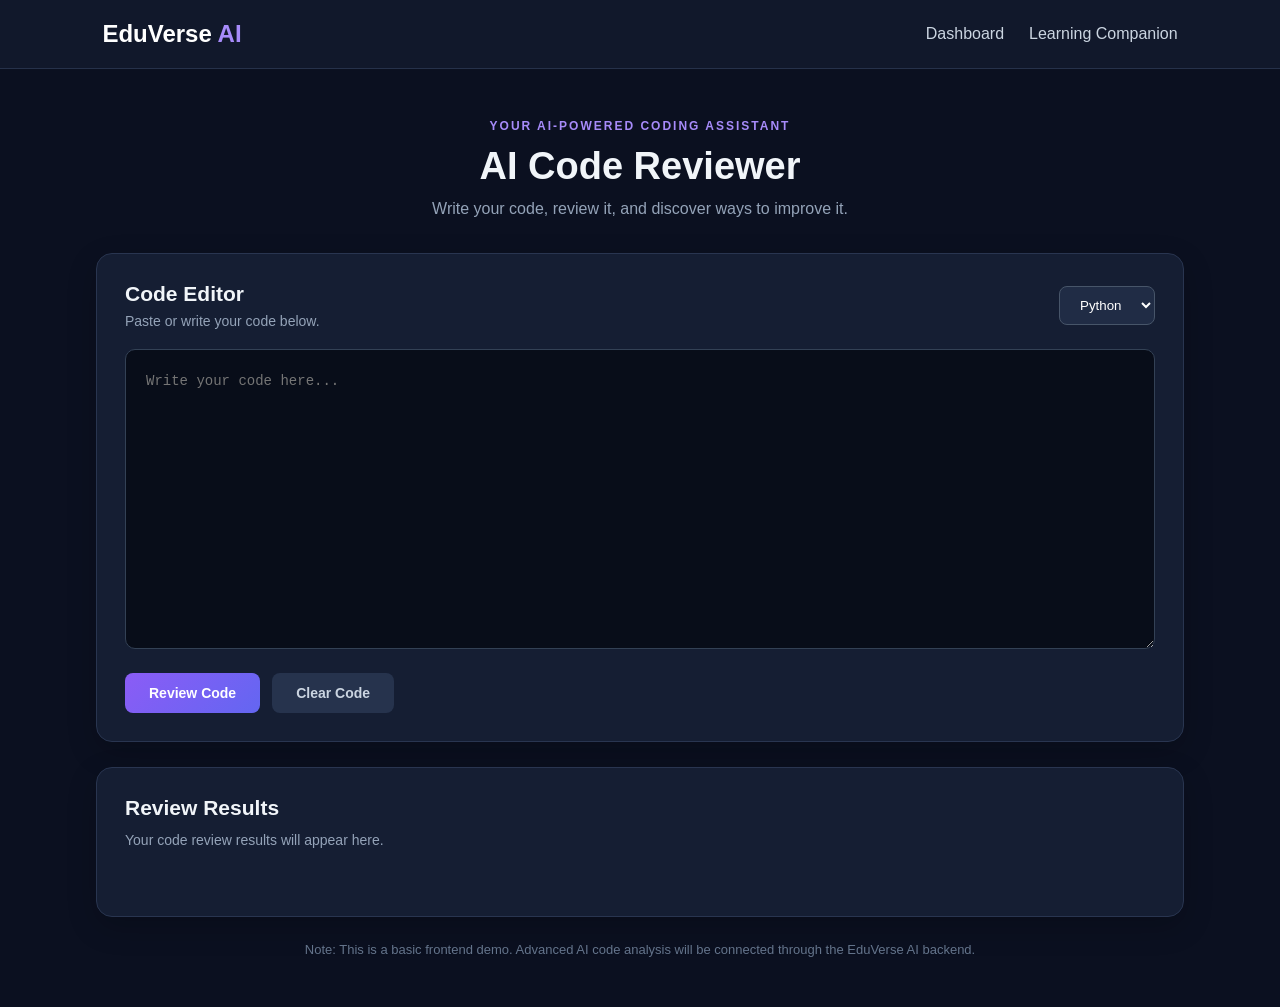
<file: frontend/pages/code-review.html>
<!DOCTYPE html>
<html lang="en">
<head>
    <meta charset="UTF-8">
    <meta name="viewport" content="width=device-width, initial-scale=1.0">
    <title>AI Code Reviewer | EduVerse AI</title>
    <link rel="stylesheet" href="../css/code-review.css">
</head>
<body>

    <header class="topbar">
        <a href="../index.html" class="logo">EduVerse <span>AI</span></a>
        <nav>
            <a href="dashboard.html">Dashboard</a>
            <a href="learning.html">Learning Companion</a>
        </nav>
    </header>

    <main class="container">
        <section class="page-heading">
            <p class="eyebrow">YOUR AI-POWERED CODING ASSISTANT</p>
            <h1>AI Code Reviewer</h1>
            <p>Write your code, review it, and discover ways to improve it.</p>
        </section>

        <section class="editor-card">
            <div class="editor-header">
                <div>
                    <h2>Code Editor</h2>
                    <p>Paste or write your code below.</p>
                </div>

                <select id="language">
                    <option value="python">Python</option>
                    <option value="java">Java</option>
                    <option value="c">C</option>
                </select>
            </div>

            <textarea
                id="codeInput"
                placeholder="Write your code here..."
                spellcheck="false"
            ></textarea>

            <div class="editor-actions">
                <button id="reviewBtn">Review Code</button>
                <button id="clearBtn" class="clear-btn">Clear Code</button>
            </div>
        </section>

        <section class="result-card" id="resultSection">
            <h2>Review Results</h2>
            <p id="resultMessage">
                Your code review results will appear here.
            </p>
            <div id="reviewResults"></div>
        </section>

        <p class="note">
            Note: This is a basic frontend demo. Advanced AI code analysis
            will be connected through the EduVerse AI backend.
        </p>
    </main>

    <script src="../js/code-review.js"></script>
</body>
</html>
</file>
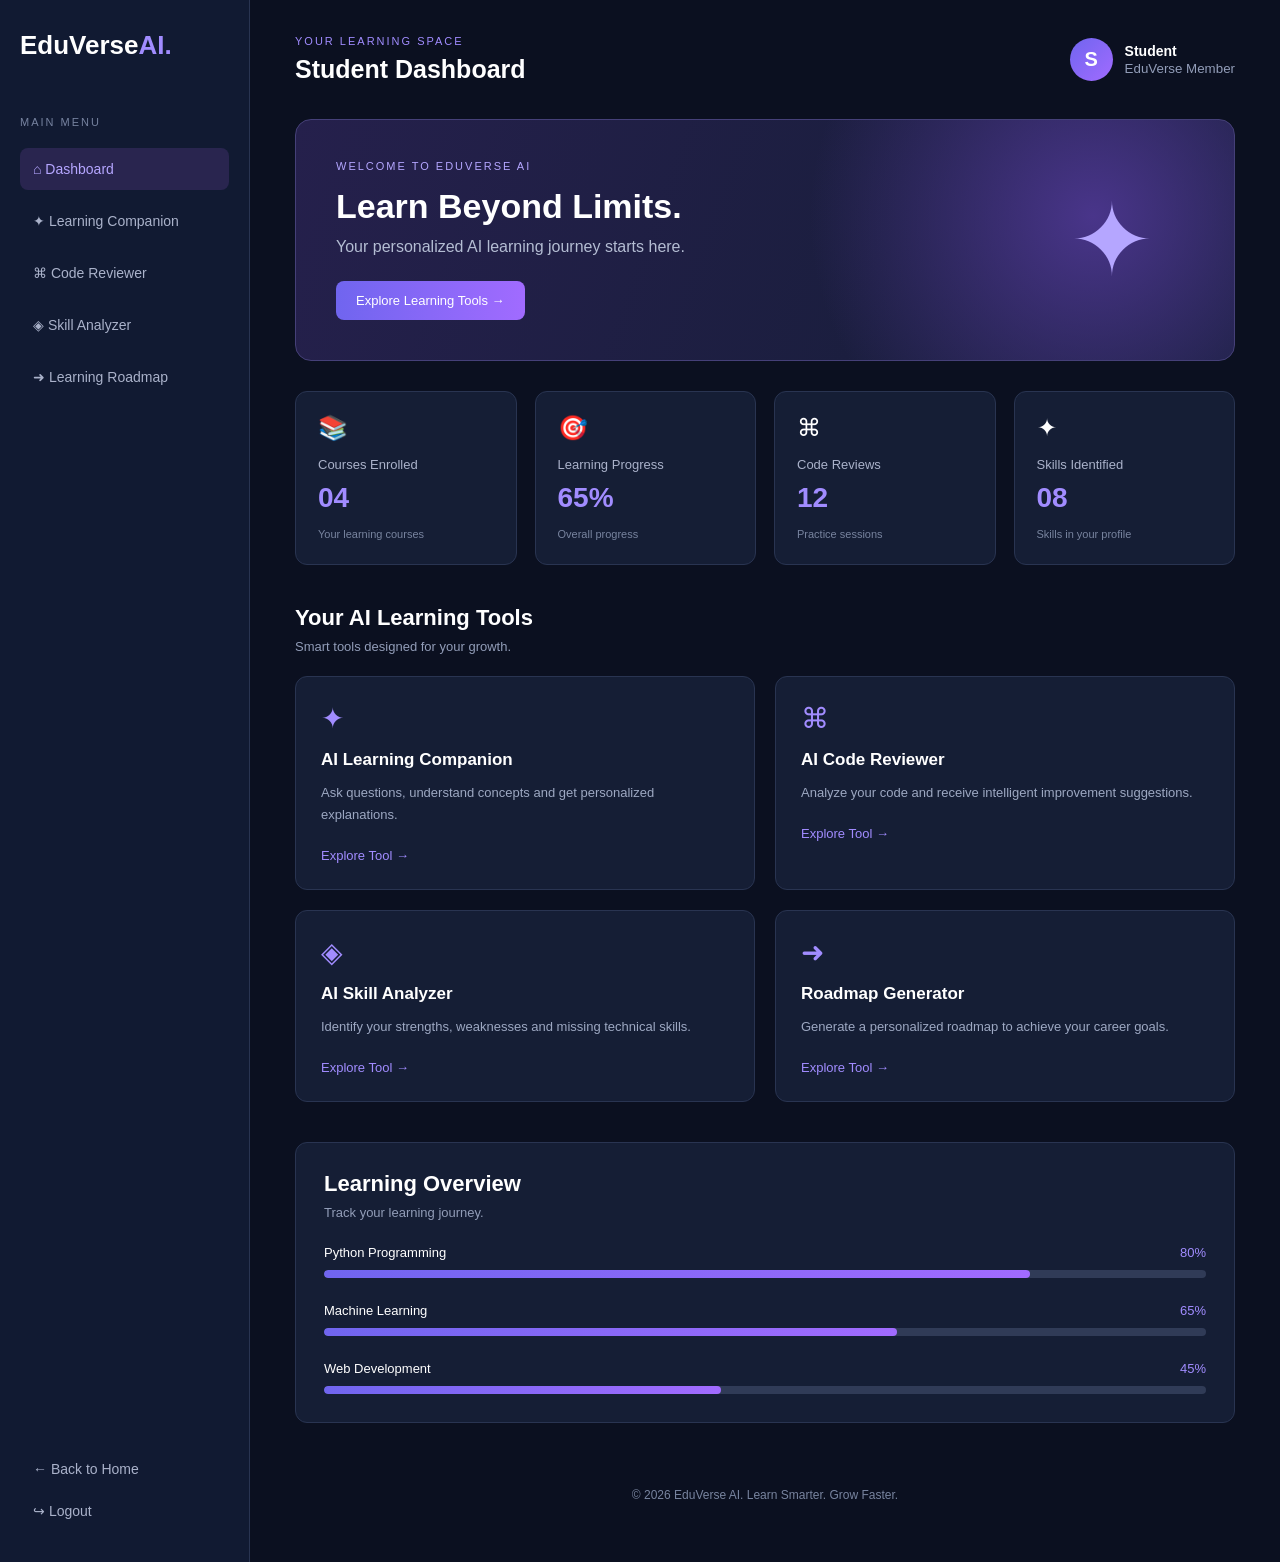
<file: frontend/pages/dashboard.html>
<!DOCTYPE html>
<html lang="en">
<head>
    <meta charset="UTF-8">
    <meta name="viewport" content="width=device-width, initial-scale=1.0">
    <title>Student Dashboard | EduVerse AI</title>
    <link rel="stylesheet" href="../css/dashboard.css">
</head>
<body>

<div class="dashboard-container">

    <!-- SIDEBAR -->
    <aside class="sidebar">

        <a href="../index.html" class="logo">
            EduVerse<span>AI.</span>
        </a>

        <p class="menu-label">MAIN MENU</p>

        <nav class="sidebar-nav">
            <a href="dashboard.html" class="nav-link active">⌂ Dashboard</a>
            <a href="learning.html" class="nav-link">✦ Learning Companion</a>
            <a href="code-review.html" class="nav-link">⌘ Code Reviewer</a>
            <a href="skill-analyzer.html" class="nav-link">◈ Skill Analyzer</a>
            <a href="roadmap.html" class="nav-link">➜ Learning Roadmap</a>
        </nav>

        <div class="sidebar-bottom">
            <a href="../index.html" class="nav-link">← Back to Home</a>
            <a href="login.html" class="nav-link logout">↪ Logout</a>
        </div>

    </aside>

    <!-- MAIN CONTENT -->
    <main class="main-content">

        <!-- TOP BAR -->
        <header class="topbar">
            <div>
                <p class="welcome-label">YOUR LEARNING SPACE</p>
                <h2>Student Dashboard</h2>
            </div>

            <div class="profile">
                <div class="profile-avatar">S</div>
                <div>
                    <h4>Student</h4>
                    <small>EduVerse Member</small>
                </div>
            </div>
        </header>

        <!-- WELCOME SECTION -->
        <section class="welcome-section">
            <div>
                <p class="welcome-tag">WELCOME TO EDUVERSE AI</p>
                <h1>Learn Beyond Limits.</h1>
                <p>Your personalized AI learning journey starts here.</p>

                <a href="learning.html" class="explore-btn">
                    Explore Learning Tools →
                </a>
            </div>

            <div class="welcome-symbol">✦</div>
        </section>

        <!-- STATISTICS -->
        <section class="stats-grid">

            <div class="stat-card">
                <div class="stat-icon">📚</div>
                <p>Courses Enrolled</p>
                <h2>04</h2>
                <small>Your learning courses</small>
            </div>

            <div class="stat-card">
                <div class="stat-icon">🎯</div>
                <p>Learning Progress</p>
                <h2>65%</h2>
                <small>Overall progress</small>
            </div>

            <div class="stat-card">
                <div class="stat-icon">⌘</div>
                <p>Code Reviews</p>
                <h2>12</h2>
                <small>Practice sessions</small>
            </div>

            <div class="stat-card">
                <div class="stat-icon">✦</div>
                <p>Skills Identified</p>
                <h2>08</h2>
                <small>Skills in your profile</small>
            </div>

        </section>

        <!-- AI FEATURES -->
        <section class="section">

            <div class="section-heading">
                <div>
                    <h2>Your AI Learning Tools</h2>
                    <p>Smart tools designed for your growth.</p>
                </div>
            </div>

            <div class="tools-grid">

                <!-- LEARNING COMPANION -->
                <div class="tool-card">
                    <div class="tool-icon">✦</div>
                    <h3>AI Learning Companion</h3>
                    <p>
                        Ask questions, understand concepts and get
                        personalized explanations.
                    </p>
                    <a href="learning.html">Explore Tool →</a>
                </div>

                <!-- CODE REVIEWER -->
                <div class="tool-card">
                    <div class="tool-icon">⌘</div>
                    <h3>AI Code Reviewer</h3>
                    <p>
                        Analyze your code and receive intelligent
                        improvement suggestions.
                    </p>
                    <a href="code-review.html">Explore Tool →</a>
                </div>

                <!-- SKILL ANALYZER -->
                <div class="tool-card">
                    <div class="tool-icon">◈</div>
                    <h3>AI Skill Analyzer</h3>
                    <p>
                        Identify your strengths, weaknesses and
                        missing technical skills.
                    </p>
                    <a href="skill-analyzer.html">Explore Tool →</a>
                </div>

                <!-- ROADMAP GENERATOR -->
                <div class="tool-card">
                    <div class="tool-icon">➜</div>
                    <h3>Roadmap Generator</h3>
                    <p>
                        Generate a personalized roadmap to achieve
                        your career goals.
                    </p>
                    <a href="roadmap.html">Explore Tool →</a>
                </div>

            </div>
        </section>

        <!-- LEARNING PROGRESS -->
        <section class="section progress-section">

            <h2>Learning Overview</h2>
            <p>Track your learning journey.</p>

            <div class="progress-item">
                <div class="progress-heading">
                    <span>Python Programming</span>
                    <span>80%</span>
                </div>

                <div class="progress-track">
                    <div class="progress-fill" style="width:80%"></div>
                </div>
            </div>

            <div class="progress-item">
                <div class="progress-heading">
                    <span>Machine Learning</span>
                    <span>65%</span>
                </div>

                <div class="progress-track">
                    <div class="progress-fill" style="width:65%"></div>
                </div>
            </div>

            <div class="progress-item">
                <div class="progress-heading">
                    <span>Web Development</span>
                    <span>45%</span>
                </div>

                <div class="progress-track">
                    <div class="progress-fill" style="width:45%"></div>
                </div>
            </div>

        </section>

        <!-- FOOTER -->
        <footer>
            © 2026 EduVerse AI. Learn Smarter. Grow Faster.
        </footer>

    </main>

</div>

<script src="../js/dashboard.js"></script>

</body>
</html>
</file>
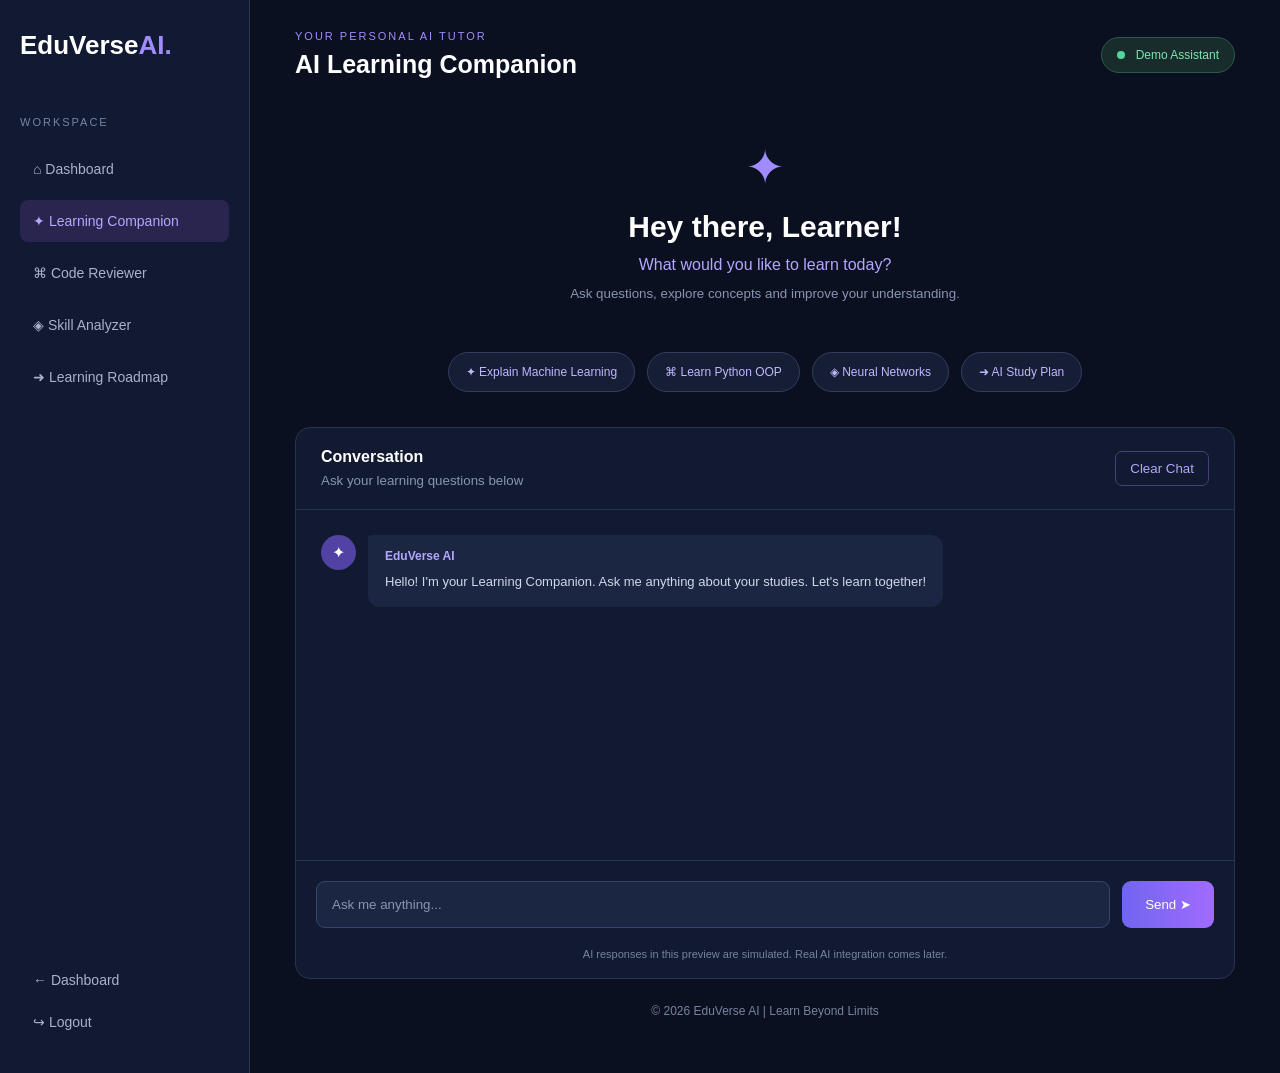
<file: frontend/pages/learning.html>
<!DOCTYPE html>
<html lang="en">
<head>
    <meta charset="UTF-8">
    <meta name="viewport" content="width=device-width, initial-scale=1.0">
    <title>AI Learning Companion | EduVerse AI</title>
    <link rel="stylesheet" href="../css/learning.css">
</head>
<body>

<div class="app-container">

    <!-- SIDEBAR -->
    <aside class="sidebar">

        <a href="../index.html" class="logo">EduVerse<span>AI.</span></a>

        <p class="menu-label">WORKSPACE</p>

        <nav>
            <a href="dashboard.html" class="nav-link">⌂ Dashboard</a>
            <a href="learning.html" class="nav-link active">✦ Learning Companion</a>
            <a href="#" class="nav-link">⌘ Code Reviewer</a>
            <a href="#" class="nav-link">◈ Skill Analyzer</a>
            <a href="#" class="nav-link">➜ Learning Roadmap</a>
        </nav>

        <div class="sidebar-bottom">
            <a href="dashboard.html" class="nav-link">← Dashboard</a>
            <a href="login.html" class="nav-link">↪ Logout</a>
        </div>

    </aside>

    <!-- CHAT AREA -->
    <main class="main-content">

        <header class="topbar">
            <div>
                <p class="top-label">YOUR PERSONAL AI TUTOR</p>
                <h2>AI Learning Companion</h2>
            </div>

            <div class="status">
                <span class="status-dot"></span>
                Demo Assistant
            </div>
        </header>

        <!-- WELCOME -->
        <section class="chat-welcome">
            <div class="welcome-icon">✦</div>
            <h1>Hey there, Learner!</h1>
            <p>What would you like to learn today?</p>
            <small>Ask questions, explore concepts and improve your understanding.</small>
        </section>

        <!-- SUGGESTIONS -->
        <section class="suggestions">
            <button class="suggestion-btn" data-question="Explain Machine Learning in simple words">
                ✦ Explain Machine Learning
            </button>

            <button class="suggestion-btn" data-question="What is Python OOP?">
                ⌘ Learn Python OOP
            </button>

            <button class="suggestion-btn" data-question="Explain Neural Networks with an example">
                ◈ Neural Networks
            </button>

            <button class="suggestion-btn" data-question="Give me a study plan for learning AI">
                ➜ AI Study Plan
            </button>
        </section>

        <!-- CHAT MESSAGES -->
        <section class="chat-box">

            <div class="chat-header">
                <div>
                    <h3>Conversation</h3>
                    <small>Ask your learning questions below</small>
                </div>

                <button id="clearChat" class="clear-btn">Clear Chat</button>
            </div>

            <div id="chatMessages" class="chat-messages">

                <div class="message assistant-message">
                    <div class="avatar">✦</div>
                    <div class="message-content">
                        <strong>EduVerse AI</strong>
                        <p>Hello! I'm your Learning Companion. Ask me anything about your studies. Let's learn together!</p>
                    </div>
                </div>

            </div>

            <!-- INPUT -->
            <form id="chatForm" class="chat-input-area">

                <input
                    type="text"
                    id="userInput"
                    placeholder="Ask me anything..."
                    autocomplete="off"
                    required
                >

                <button type="submit" id="sendBtn">Send ➤</button>

            </form>

            <p class="input-note">
                AI responses in this preview are simulated. Real AI integration comes later.
            </p>

        </section>

        <footer>
            © 2026 EduVerse AI | Learn Beyond Limits
        </footer>

    </main>

</div>

<script src="../js/learning.js"></script>

</body>
</html>
</file>
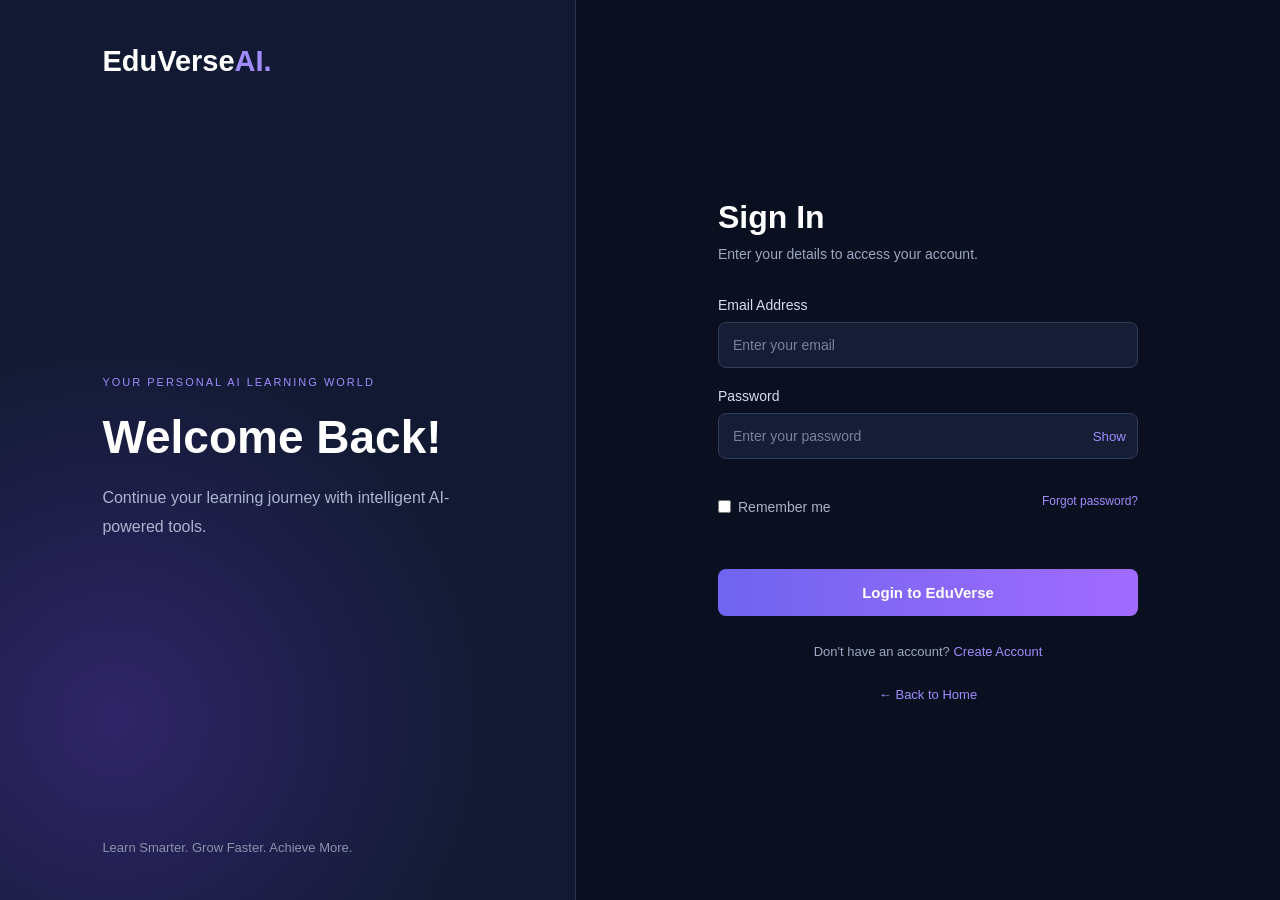
<file: frontend/pages/login.html>
<!DOCTYPE html>
<html lang="en">
<head>
    <meta charset="UTF-8">
    <meta name="viewport" content="width=device-width, initial-scale=1.0">
    <title>Login | EduVerse AI</title>
    <link rel="stylesheet" href="../css/auth.css">
</head>
<body>

    <div class="auth-container">

        <div class="auth-brand">
            <a href="../index.html" class="logo">EduVerse<span>AI.</span></a>

            <div class="brand-content">
                <p class="tagline">YOUR PERSONAL AI LEARNING WORLD</p>
                <h1>Welcome Back!</h1>
                <p>Continue your learning journey with intelligent AI-powered tools.</p>
            </div>

            <div class="brand-footer">
                Learn Smarter. Grow Faster. Achieve More.
            </div>
        </div>

        <div class="auth-form-section">
            <div class="form-box">

                <h2>Sign In</h2>
                <p class="subtitle">Enter your details to access your account.</p>

                <form id="loginForm">

                    <label for="email">Email Address</label>
                    <input type="email" id="email" placeholder="Enter your email" required>

                    <label for="password">Password</label>
                    <div class="password-box">
                        <input type="password" id="password" placeholder="Enter your password" required>
                        <button type="button" class="toggle-password" data-target="password">Show</button>
                    </div>

                    <div class="form-options">
                        <label class="remember">
                            <input type="checkbox" id="remember">
                            Remember me
                        </label>
                        <a href="#" id="forgotPassword">Forgot password?</a>
                    </div>

                    <button type="submit" class="submit-btn">Login to EduVerse</button>

                    <p id="message" class="message"></p>

                </form>

                <p class="switch-text">
                    Don't have an account?
                    <a href="register.html">Create Account</a>
                </p>

                <a href="../index.html" class="back-home">← Back to Home</a>

            </div>
        </div>

    </div>

    <script src="../js/auth.js"></script>
</body>
</html>
</file>
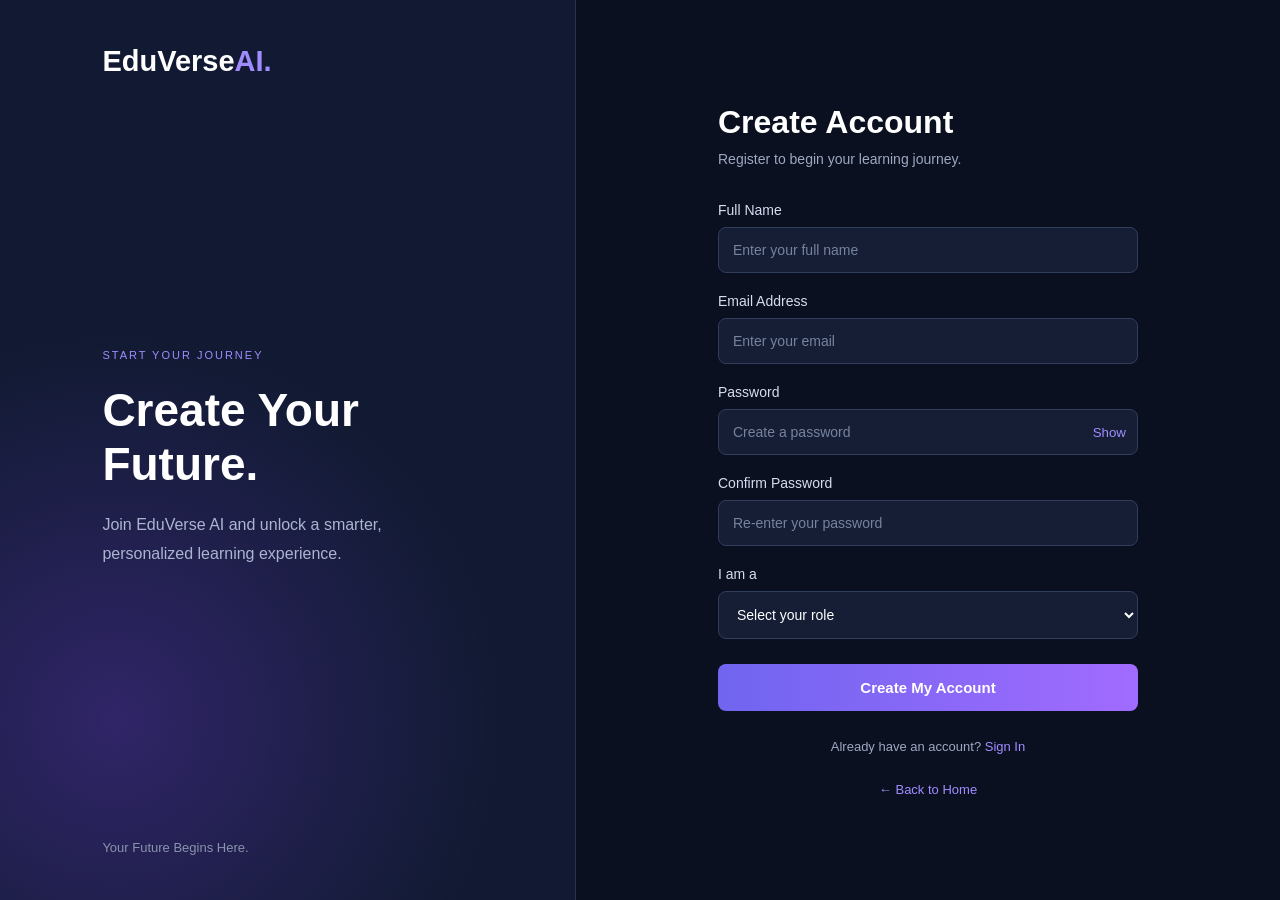
<file: frontend/pages/register.html>
<!DOCTYPE html>
<html lang="en">
<head>
    <meta charset="UTF-8">
    <meta name="viewport" content="width=device-width, initial-scale=1.0">
    <title>Register | EduVerse AI</title>
    <link rel="stylesheet" href="../css/auth.css">
</head>
<body>

    <div class="auth-container">

        <div class="auth-brand">
            <a href="../index.html" class="logo">EduVerse<span>AI.</span></a>

            <div class="brand-content">
                <p class="tagline">START YOUR JOURNEY</p>
                <h1>Create Your Future.</h1>
                <p>Join EduVerse AI and unlock a smarter, personalized learning experience.</p>
            </div>

            <div class="brand-footer">
                Your Future Begins Here.
            </div>
        </div>

        <div class="auth-form-section">
            <div class="form-box">

                <h2>Create Account</h2>
                <p class="subtitle">Register to begin your learning journey.</p>

                <form id="registerForm">

                    <label for="name">Full Name</label>
                    <input type="text" id="name" placeholder="Enter your full name" required>

                    <label for="regEmail">Email Address</label>
                    <input type="email" id="regEmail" placeholder="Enter your email" required>

                    <label for="regPassword">Password</label>
                    <div class="password-box">
                        <input type="password" id="regPassword" placeholder="Create a password" minlength="8" required>
                        <button type="button" class="toggle-password" data-target="regPassword">Show</button>
                    </div>

                    <label for="confirmPassword">Confirm Password</label>
                    <input type="password" id="confirmPassword" placeholder="Re-enter your password" required>

                    <label for="role">I am a</label>
                    <select id="role" required>
                        <option value="">Select your role</option>
                        <option value="student">Student</option>
                        <option value="educator">Educator</option>
                    </select>

                    <button type="submit" class="submit-btn">Create My Account</button>

                    <p id="registerMessage" class="message"></p>

                </form>

                <p class="switch-text">
                    Already have an account?
                    <a href="login.html">Sign In</a>
                </p>

                <a href="../index.html" class="back-home">← Back to Home</a>

            </div>
        </div>

    </div>

    <script src="../js/auth.js"></script>
</body>
</html>
</file>
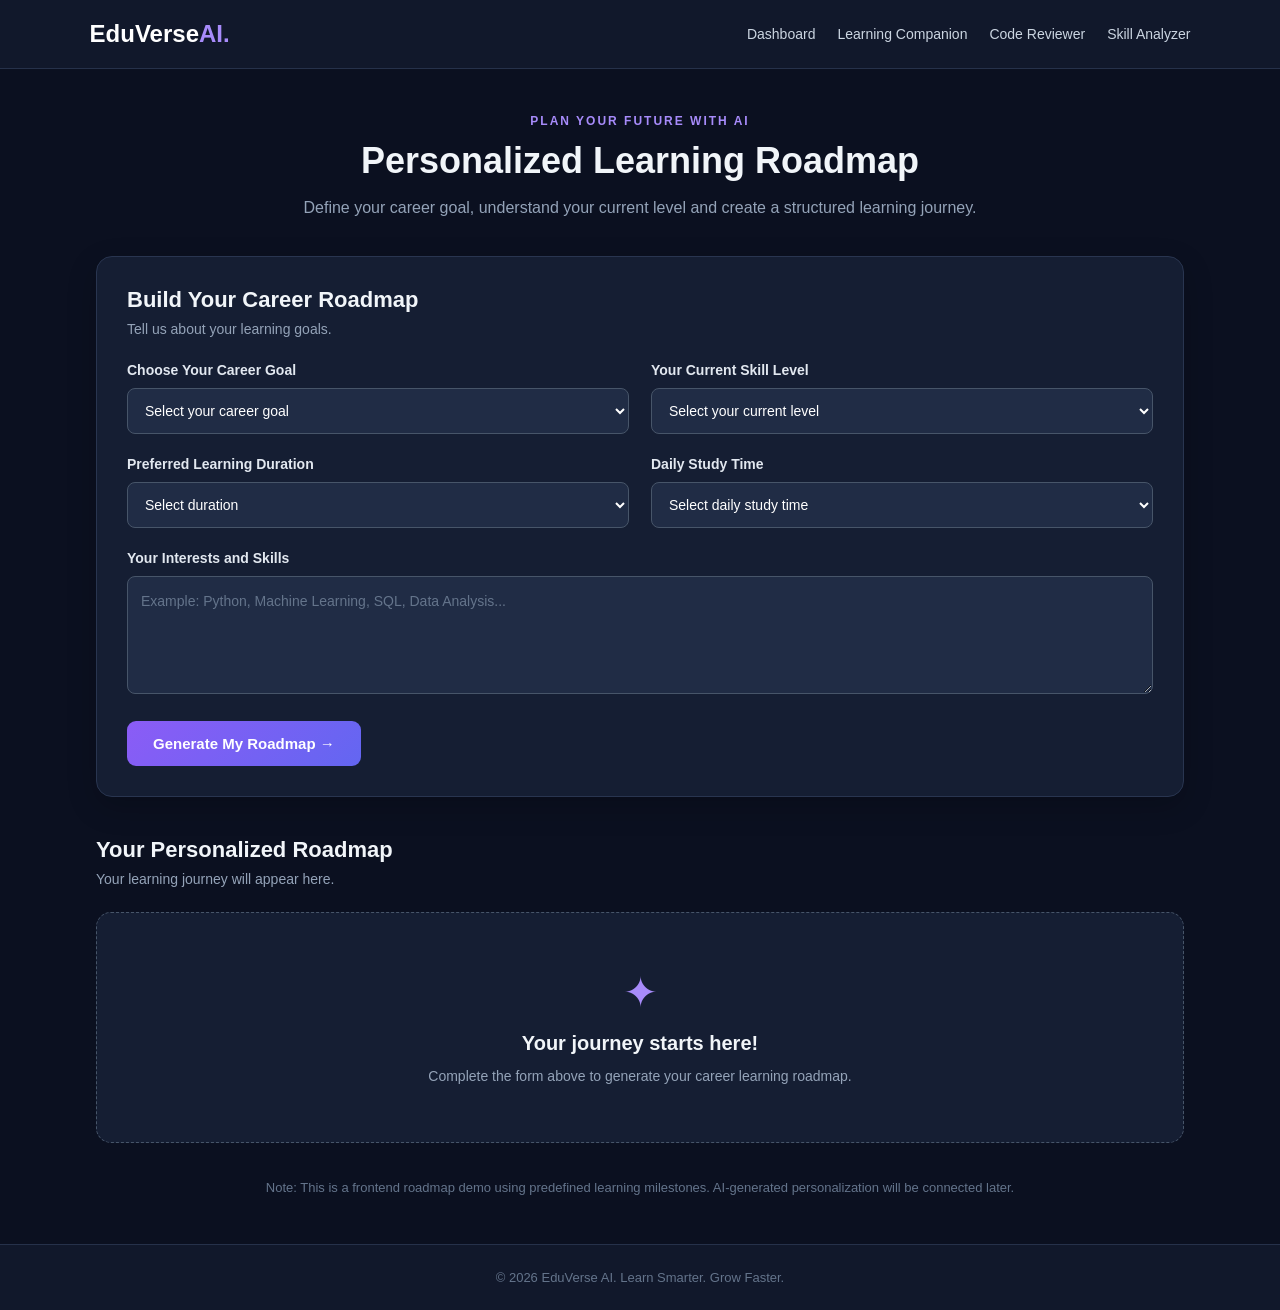
<file: frontend/pages/roadmap.html>
<!DOCTYPE html>
<html lang="en">
<head>
    <meta charset="UTF-8">
    <meta name="viewport" content="width=device-width, initial-scale=1.0">
    <title>AI Roadmap Generator | EduVerse AI</title>
    <link rel="stylesheet" href="../css/roadmap.css">
</head>

<body>

    <!-- NAVIGATION -->
    <header class="topbar">
        <a href="../index.html" class="logo">
            EduVerse<span>AI.</span>
        </a>

        <nav>
            <a href="dashboard.html">Dashboard</a>
            <a href="learning.html">Learning Companion</a>
            <a href="code-review.html">Code Reviewer</a>
            <a href="skill-analyzer.html">Skill Analyzer</a>
        </nav>
    </header>

    <main class="container">

        <!-- PAGE INTRO -->
        <section class="page-heading">
            <p class="eyebrow">PLAN YOUR FUTURE WITH AI</p>
            <h1>Personalized Learning Roadmap</h1>
            <p>
                Define your career goal, understand your current level
                and create a structured learning journey.
            </p>
        </section>

        <!-- ROADMAP FORM -->
        <section class="roadmap-form-card">

            <div class="section-heading">
                <h2>Build Your Career Roadmap</h2>
                <p>Tell us about your learning goals.</p>
            </div>

            <form id="roadmapForm">

                <div class="form-group">
                    <label for="careerGoal">Choose Your Career Goal</label>

                    <select id="careerGoal" required>
                        <option value="">Select your career goal</option>
                        <option value="AI Engineer">AI Engineer</option>
                        <option value="Machine Learning Engineer">Machine Learning Engineer</option>
                        <option value="Data Scientist">Data Scientist</option>
                        <option value="Data Analyst">Data Analyst</option>
                        <option value="Web Developer">Web Developer</option>
                        <option value="Full Stack Developer">Full Stack Developer</option>
                        <option value="Software Engineer">Software Engineer</option>
                        <option value="Cloud Engineer">Cloud Engineer</option>
                    </select>
                </div>

                <div class="form-group">
                    <label for="currentLevel">Your Current Skill Level</label>

                    <select id="currentLevel" required>
                        <option value="">Select your current level</option>
                        <option value="Beginner">Beginner</option>
                        <option value="Intermediate">Intermediate</option>
                        <option value="Advanced">Advanced</option>
                    </select>
                </div>

                <div class="form-group">
                    <label for="duration">Preferred Learning Duration</label>

                    <select id="duration" required>
                        <option value="">Select duration</option>
                        <option value="1">1 Month</option>
                        <option value="3">3 Months</option>
                        <option value="6">6 Months</option>
                        <option value="9">9 Months</option>
                        <option value="12">12 Months</option>
                    </select>
                </div>

                <div class="form-group">
                    <label for="hours">Daily Study Time</label>

                    <select id="hours" required>
                        <option value="">Select daily study time</option>
                        <option value="1">1 Hour</option>
                        <option value="2">2 Hours</option>
                        <option value="3">3 Hours</option>
                        <option value="4">4 Hours</option>
                        <option value="5">5+ Hours</option>
                    </select>
                </div>

                <div class="form-group full-width">
                    <label for="interests">Your Interests and Skills</label>

                    <textarea
                        id="interests"
                        rows="4"
                        placeholder="Example: Python, Machine Learning, SQL, Data Analysis..."
                        required
                    ></textarea>
                </div>

                <button type="submit" class="generate-btn">
                    Generate My Roadmap →
                </button>

            </form>
        </section>

        <!-- ROADMAP RESULTS -->
        <section class="roadmap-results" id="roadmapResults">

            <div class="section-heading">
                <h2>Your Personalized Roadmap</h2>
                <p>Your learning journey will appear here.</p>
            </div>

            <div id="roadmapContent" class="roadmap-content">
                <div class="empty-state">
                    <div class="empty-icon">✦</div>
                    <h3>Your journey starts here!</h3>
                    <p>
                        Complete the form above to generate your
                        career learning roadmap.
                    </p>
                </div>
            </div>

        </section>

        <p class="note">
            Note: This is a frontend roadmap demo using predefined learning
            milestones. AI-generated personalization will be connected later.
        </p>

    </main>

    <footer>
        © 2026 EduVerse AI. Learn Smarter. Grow Faster.
    </footer>

    <script src="../js/roadmap.js"></script>

</body>
</html>
</file>
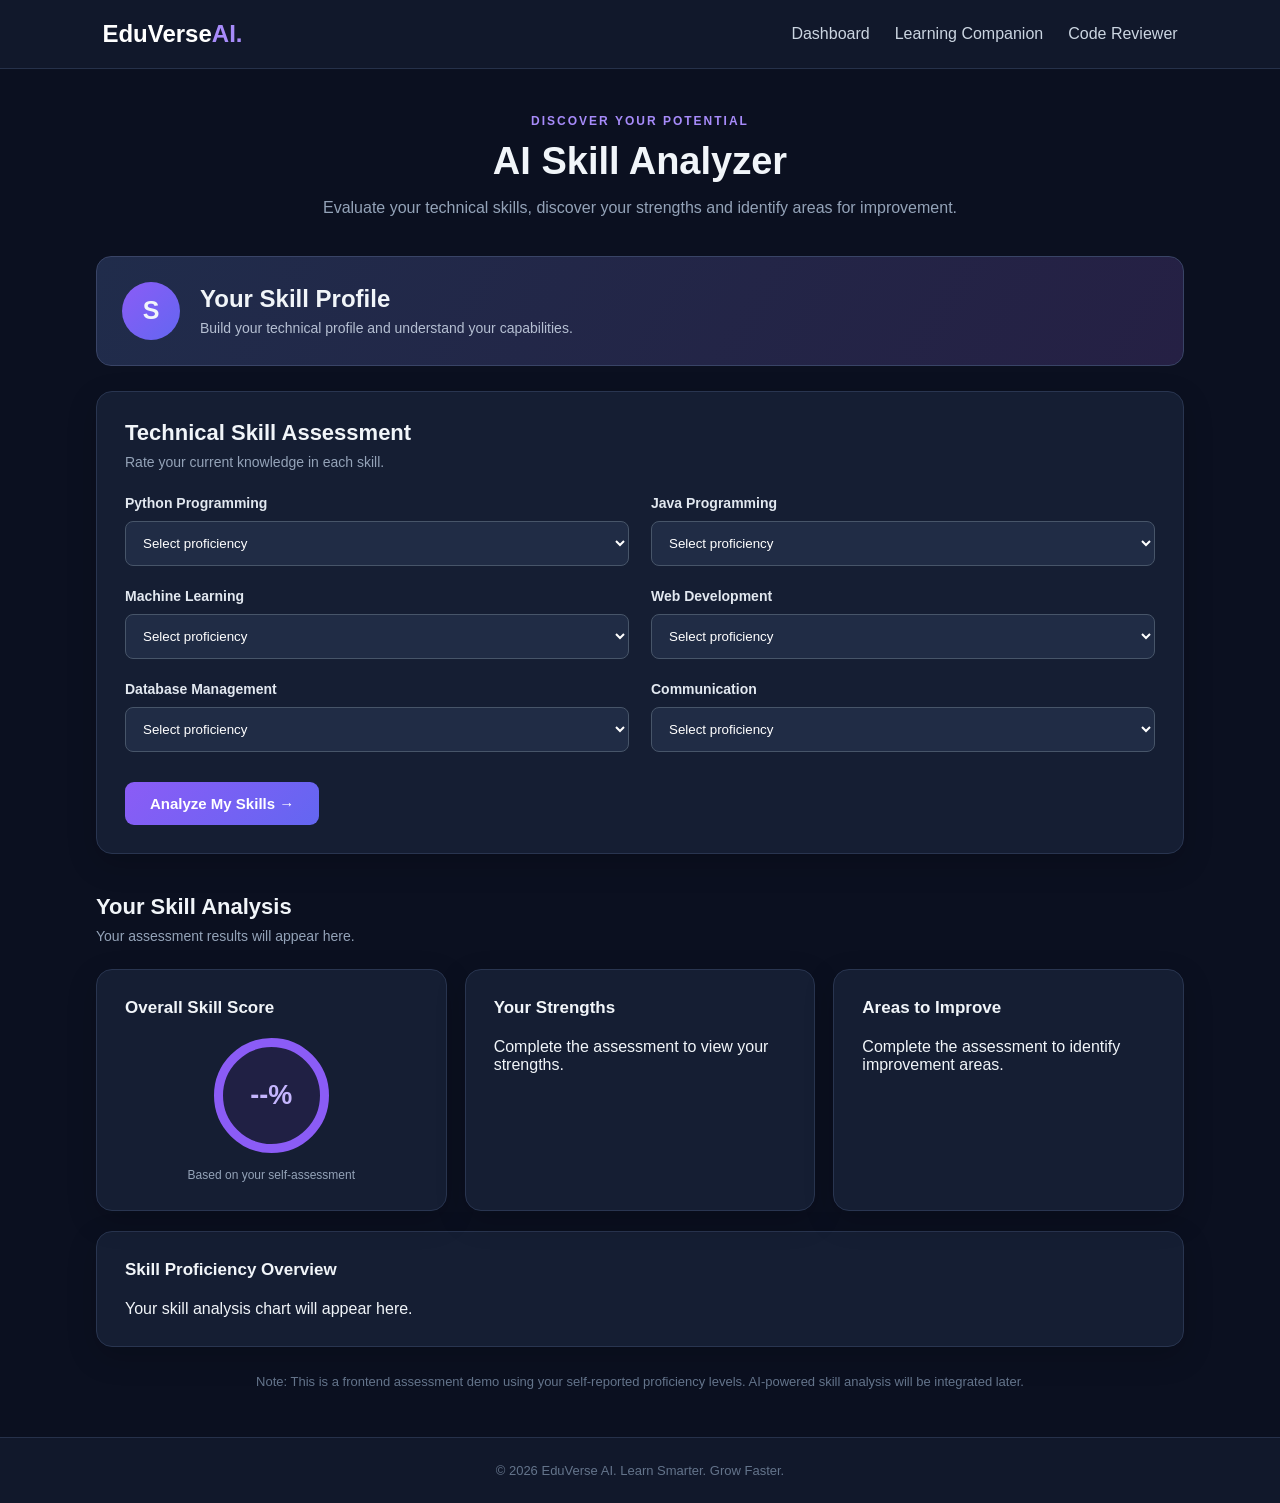
<file: frontend/pages/skill-analyzer.html>
<!DOCTYPE html>
<html lang="en">
<head>
    <meta charset="UTF-8">
    <meta name="viewport" content="width=device-width, initial-scale=1.0">
    <title>AI Skill Analyzer | EduVerse AI</title>
    <link rel="stylesheet" href="../css/skill-analyzer.css">
</head>

<body>

    <!-- NAVIGATION -->
    <header class="topbar">
        <a href="../index.html" class="logo">
            EduVerse<span>AI.</span>
        </a>

        <nav>
            <a href="dashboard.html">Dashboard</a>
            <a href="learning.html">Learning Companion</a>
            <a href="code-review.html">Code Reviewer</a>
        </nav>
    </header>

    <main class="container">

        <!-- PAGE INTRO -->
        <section class="page-heading">
            <p class="eyebrow">DISCOVER YOUR POTENTIAL</p>
            <h1>AI Skill Analyzer</h1>
            <p>
                Evaluate your technical skills, discover your strengths
                and identify areas for improvement.
            </p>
        </section>

        <!-- PROFILE SECTION -->
        <section class="profile-card">
            <div class="profile-avatar">S</div>

            <div>
                <h2>Your Skill Profile</h2>
                <p>Build your technical profile and understand your capabilities.</p>
            </div>
        </section>

        <!-- SKILL ASSESSMENT -->
        <section class="assessment-card">

            <div class="section-heading">
                <div>
                    <h2>Technical Skill Assessment</h2>
                    <p>Rate your current knowledge in each skill.</p>
                </div>
            </div>

            <form id="skillForm">

                <div class="skill-input">
                    <label for="python">Python Programming</label>
                    <select id="python" name="Python" required>
                        <option value="">Select proficiency</option>
                        <option value="1">Beginner</option>
                        <option value="2">Basic</option>
                        <option value="3">Intermediate</option>
                        <option value="4">Advanced</option>
                        <option value="5">Expert</option>
                    </select>
                </div>

                <div class="skill-input">
                    <label for="java">Java Programming</label>
                    <select id="java" name="Java" required>
                        <option value="">Select proficiency</option>
                        <option value="1">Beginner</option>
                        <option value="2">Basic</option>
                        <option value="3">Intermediate</option>
                        <option value="4">Advanced</option>
                        <option value="5">Expert</option>
                    </select>
                </div>

                <div class="skill-input">
                    <label for="ml">Machine Learning</label>
                    <select id="ml" name="Machine Learning" required>
                        <option value="">Select proficiency</option>
                        <option value="1">Beginner</option>
                        <option value="2">Basic</option>
                        <option value="3">Intermediate</option>
                        <option value="4">Advanced</option>
                        <option value="5">Expert</option>
                    </select>
                </div>

                <div class="skill-input">
                    <label for="web">Web Development</label>
                    <select id="web" name="Web Development" required>
                        <option value="">Select proficiency</option>
                        <option value="1">Beginner</option>
                        <option value="2">Basic</option>
                        <option value="3">Intermediate</option>
                        <option value="4">Advanced</option>
                        <option value="5">Expert</option>
                    </select>
                </div>

                <div class="skill-input">
                    <label for="dbms">Database Management</label>
                    <select id="dbms" name="Database Management" required>
                        <option value="">Select proficiency</option>
                        <option value="1">Beginner</option>
                        <option value="2">Basic</option>
                        <option value="3">Intermediate</option>
                        <option value="4">Advanced</option>
                        <option value="5">Expert</option>
                    </select>
                </div>

                <div class="skill-input">
                    <label for="communication">Communication</label>
                    <select id="communication" name="Communication" required>
                        <option value="">Select proficiency</option>
                        <option value="1">Beginner</option>
                        <option value="2">Basic</option>
                        <option value="3">Intermediate</option>
                        <option value="4">Advanced</option>
                        <option value="5">Expert</option>
                    </select>
                </div>

                <button type="submit" class="analyze-btn">
                    Analyze My Skills →
                </button>

            </form>
        </section>

        <!-- RESULTS -->
        <section class="results-section" id="resultsSection">

            <div class="section-heading">
                <div>
                    <h2>Your Skill Analysis</h2>
                    <p>Your assessment results will appear here.</p>
                </div>
            </div>

            <div class="results-grid">

                <div class="result-card">
                    <h3>Overall Skill Score</h3>
                    <div class="score-circle">
                        <span id="overallScore">--%</span>
                    </div>
                    <p>Based on your self-assessment</p>
                </div>

                <div class="result-card">
                    <h3>Your Strengths</h3>
                    <div id="strengths">
                        <p>Complete the assessment to view your strengths.</p>
                    </div>
                </div>

                <div class="result-card">
                    <h3>Areas to Improve</h3>
                    <div id="weaknesses">
                        <p>Complete the assessment to identify improvement areas.</p>
                    </div>
                </div>

            </div>

            <div class="skill-chart-card">
                <h3>Skill Proficiency Overview</h3>
                <div id="skillBars">
                    <p>Your skill analysis chart will appear here.</p>
                </div>
            </div>

        </section>

        <p class="note">
            Note: This is a frontend assessment demo using your self-reported
            proficiency levels. AI-powered skill analysis will be integrated later.
        </p>

    </main>

    <footer>
        © 2026 EduVerse AI. Learn Smarter. Grow Faster.
    </footer>

    <script src="../js/skill-analyzer.js"></script>

</body>
</html>
</file>
<file: frontend/css/code-review.css>
* {
    margin: 0;
    padding: 0;
    box-sizing: border-box;
}

body {
    font-family: "Segoe UI", Arial, sans-serif;
    background: #0b1020;
    color: #f1f5f9;
    min-height: 100vh;
}

/* Navigation */
.topbar {
    display: flex;
    justify-content: space-between;
    align-items: center;
    padding: 20px 8%;
    background: #11182b;
    border-bottom: 1px solid #26314a;
}

.logo {
    color: #ffffff;
    font-size: 24px;
    font-weight: 700;
    text-decoration: none;
}

.logo span {
    color: #a78bfa;
}

.topbar nav {
    display: flex;
    gap: 25px;
}

.topbar nav a {
    color: #cbd5e1;
    text-decoration: none;
    transition: 0.3s;
}

.topbar nav a:hover {
    color: #a78bfa;
}

/* Main Container */
.container {
    width: 85%;
    max-width: 1100px;
    margin: 50px auto;
}

/* Page Heading */
.page-heading {
    text-align: center;
    margin-bottom: 35px;
}

.eyebrow {
    color: #a78bfa;
    font-size: 12px;
    font-weight: 700;
    letter-spacing: 2px;
    margin-bottom: 12px;
}

.page-heading h1 {
    font-size: 38px;
    margin-bottom: 12px;
}

.page-heading p:last-child {
    color: #94a3b8;
    font-size: 16px;
}

/* Editor Card */
.editor-card,
.result-card {
    background: #151e33;
    border: 1px solid #293550;
    border-radius: 16px;
    padding: 28px;
    margin-bottom: 25px;
    box-shadow: 0 10px 30px rgba(0, 0, 0, 0.2);
}

.editor-header {
    display: flex;
    justify-content: space-between;
    align-items: center;
    margin-bottom: 20px;
}

.editor-header h2,
.result-card h2 {
    font-size: 21px;
    margin-bottom: 7px;
}

.editor-header p,
#resultMessage {
    color: #94a3b8;
    font-size: 14px;
}

#language {
    background: #202c45;
    color: #ffffff;
    border: 1px solid #475569;
    padding: 10px 16px;
    border-radius: 8px;
    outline: none;
}

/* Code Textarea */
#codeInput {
    width: 100%;
    min-height: 300px;
    resize: vertical;
    background: #080d19;
    color: #dbeafe;
    border: 1px solid #334155;
    border-radius: 10px;
    padding: 20px;
    font-family: Consolas, monospace;
    font-size: 14px;
    line-height: 1.7;
    outline: none;
}

#codeInput:focus {
    border-color: #8b5cf6;
    box-shadow: 0 0 0 3px rgba(139, 92, 246, 0.15);
}

/* Buttons */
.editor-actions {
    display: flex;
    gap: 12px;
    margin-top: 20px;
}

.editor-actions button {
    padding: 12px 24px;
    border: none;
    border-radius: 8px;
    font-size: 14px;
    font-weight: 600;
    cursor: pointer;
    transition: 0.3s;
}

#reviewBtn {
    background: linear-gradient(135deg, #8b5cf6, #6366f1);
    color: white;
}

#reviewBtn:hover {
    transform: translateY(-2px);
    box-shadow: 0 5px 15px rgba(139, 92, 246, 0.3);
}

.clear-btn {
    background: #26334d;
    color: #cbd5e1;
}

.clear-btn:hover {
    background: #374663;
}

/* Results */
.result-card {
    min-height: 150px;
}

#resultMessage {
    margin-top: 12px;
}

#reviewResults {
    margin-top: 20px;
}

.review-item {
    background: #202c45;
    border-left: 4px solid #8b5cf6;
    border-radius: 8px;
    padding: 15px;
    margin-bottom: 12px;
}

.review-item h3 {
    font-size: 15px;
    margin-bottom: 7px;
    color: #c4b5fd;
}

.review-item p {
    color: #cbd5e1;
    font-size: 14px;
    line-height: 1.6;
}

/* Note */
.note {
    text-align: center;
    color: #64748b;
    font-size: 13px;
    margin: 25px 0;
}

/* Responsive Design */
@media (max-width: 650px) {
    .topbar {
        padding: 18px 5%;
        flex-direction: column;
        gap: 15px;
    }

    .topbar nav {
        gap: 15px;
        flex-wrap: wrap;
        justify-content: center;
    }

    .container {
        width: 92%;
        margin: 30px auto;
    }

    .page-heading h1 {
        font-size: 29px;
    }

    .editor-card,
    .result-card {
        padding: 18px;
    }

    .editor-header {
        align-items: flex-start;
        gap: 15px;
        flex-direction: column;
    }

    .editor-actions {
        flex-direction: column;
    }

    .editor-actions button {
        width: 100%;
    }
}
</file>
<file: frontend/css/dashboard.css>
* {
    margin: 0;
    padding: 0;
    box-sizing: border-box;
    font-family: 'Segoe UI', sans-serif;
}

body {
    background: #0b1020;
    color: white;
}

.dashboard-container {
    display: flex;
    min-height: 100vh;
}

/* SIDEBAR */

.sidebar {
    width: 250px;
    background: #111a32;
    border-right: 1px solid #293451;
    padding: 30px 20px;
    display: flex;
    flex-direction: column;
    flex-shrink: 0;
}

.logo {
    color: white;
    text-decoration: none;
    font-size: 26px;
    font-weight: bold;
    margin-bottom: 55px;
}

.logo span {
    color: #a18cff;
}

.menu-label {
    color: #76829f;
    font-size: 11px;
    letter-spacing: 2px;
    margin-bottom: 20px;
}

.sidebar-nav {
    display: flex;
    flex-direction: column;
    gap: 10px;
}

.nav-link {
    display: block;
    padding: 13px;
    color: #aab2ca;
    text-decoration: none;
    border-radius: 8px;
    font-size: 14px;
    transition: 0.3s;
}

.nav-link:hover,
.nav-link.active {
    background: #29254f;
    color: #b5a6ff;
}

.sidebar-bottom {
    margin-top: auto;
    padding-top: 40px;
}

/* MAIN CONTENT */

.main-content {
    flex: 1;
    padding: 35px 45px;
    min-width: 0;
}

.topbar {
    display: flex;
    justify-content: space-between;
    align-items: center;
    margin-bottom: 35px;
}

.welcome-label {
    color: #a18cff;
    font-size: 11px;
    letter-spacing: 2px;
    margin-bottom: 8px;
}

.topbar h2 {
    font-size: 25px;
}

.profile {
    display: flex;
    align-items: center;
    gap: 12px;
}

.profile-avatar {
    width: 43px;
    height: 43px;
    background: linear-gradient(135deg, #7065ef, #a16bff);
    border-radius: 50%;
    display: grid;
    place-items: center;
    font-size: 20px;
    font-weight: bold;
}

.profile h4 {
    font-size: 14px;
}

.profile small {
    color: #929db8;
}

/* WELCOME BANNER */

.welcome-section {
    background:
        radial-gradient(circle at 85% 40%, #49358a, transparent 35%),
        linear-gradient(110deg, #25204c, #151d37);
    border: 1px solid #454078;
    padding: 40px;
    border-radius: 16px;
    display: flex;
    justify-content: space-between;
    align-items: center;
    margin-bottom: 30px;
}

.welcome-tag {
    color: #b4a6ff;
    font-size: 11px;
    letter-spacing: 2px;
    margin-bottom: 15px;
}

.welcome-section h1 {
    font-size: 34px;
    margin-bottom: 12px;
}

.welcome-section p:not(.welcome-tag) {
    color: #b4bdd3;
    margin-bottom: 25px;
}

.explore-btn {
    display: inline-block;
    padding: 12px 20px;
    background: linear-gradient(90deg, #7065ef, #a16bff);
    border-radius: 8px;
    text-decoration: none;
    color: white;
    font-size: 13px;
}

.welcome-symbol {
    font-size: 100px;
    color: #b5a6ff;
    padding-right: 40px;
}

/* STATISTICS */

.stats-grid {
    display: grid;
    grid-template-columns: repeat(4, 1fr);
    gap: 18px;
    margin-bottom: 40px;
}

.stat-card {
    padding: 22px;
    background: #151e35;
    border: 1px solid #293451;
    border-radius: 12px;
    transition: 0.3s;
}

.stat-card:hover {
    transform: translateY(-4px);
    border-color: #8978ff;
}

.stat-icon {
    font-size: 24px;
    margin-bottom: 15px;
}

.stat-card p {
    color: #aab2ca;
    font-size: 13px;
}

.stat-card h2 {
    font-size: 28px;
    color: #a18cff;
    margin: 10px 0;
}

.stat-card small {
    color: #78849f;
    font-size: 11px;
}

/* AI TOOLS */

.section {
    margin-bottom: 40px;
}

.section-heading {
    margin-bottom: 22px;
}

.section h2 {
    font-size: 22px;
    margin-bottom: 8px;
}

.section-heading p,
.section > p {
    color: #929db8;
    font-size: 13px;
    margin-bottom: 22px;
}

.tools-grid {
    display: grid;
    grid-template-columns: repeat(2, 1fr);
    gap: 20px;
}

.tool-card {
    background: #151e35;
    border: 1px solid #293451;
    padding: 25px;
    border-radius: 12px;
    transition: 0.3s;
}

.tool-card:hover {
    transform: translateY(-5px);
    border-color: #8978ff;
}

.tool-icon {
    font-size: 28px;
    color: #a18cff;
    margin-bottom: 15px;
}

.tool-card h3 {
    font-size: 17px;
    margin-bottom: 12px;
}

.tool-card p {
    color: #9da8c2;
    font-size: 13px;
    line-height: 1.7;
    margin-bottom: 20px;
}

.tool-card a {
    color: #a18cff;
    text-decoration: none;
    font-size: 13px;
}

/* PROGRESS */

.progress-section {
    background: #151e35;
    border: 1px solid #293451;
    padding: 28px;
    border-radius: 12px;
}

.progress-item {
    margin-top: 25px;
}

.progress-heading {
    display: flex;
    justify-content: space-between;
    font-size: 13px;
    margin-bottom: 10px;
}

.progress-heading span:last-child {
    color: #a18cff;
}

.progress-track {
    height: 8px;
    background: #303b57;
    border-radius: 20px;
    overflow: hidden;
}

.progress-fill {
    height: 100%;
    background: linear-gradient(90deg, #7065ef, #a16bff);
    border-radius: 20px;
}

footer {
    text-align: center;
    padding: 25px;
    color: #78849f;
    font-size: 12px;
}

/* RESPONSIVE */

@media(max-width: 1050px) {
    .stats-grid {
        grid-template-columns: repeat(2, 1fr);
    }
}

@media(max-width: 750px) {
    .sidebar {
        width: 75px;
        padding: 20px 8px;
    }

    .sidebar .logo {
        font-size: 15px;
        writing-mode: vertical-rl;
        margin: 0 auto 35px;
    }

    .sidebar .nav-link {
        font-size: 0;
        text-align: center;
    }

    .main-content {
        padding: 25px 18px;
    }

    .welcome-section h1 {
        font-size: 25px;
    }

    .welcome-symbol {
        display: none;
    }
}

@media(max-width: 500px) {
    .stats-grid,
    .tools-grid {
        grid-template-columns: 1fr;
    }

    .topbar {
        align-items: flex-start;
        gap: 15px;
    }

    .profile {
        font-size: 12px;
    }
}
</file>
<file: frontend/css/learning.css>
* {
    margin: 0;
    padding: 0;
    box-sizing: border-box;
    font-family: 'Segoe UI', sans-serif;
}

body {
    background: #0b1020;
    color: white;
}

.app-container {
    display: flex;
    min-height: 100vh;
}

/* SIDEBAR */

.sidebar {
    width: 250px;
    flex-shrink: 0;
    background: #111a32;
    border-right: 1px solid #293451;
    padding: 30px 20px;
    display: flex;
    flex-direction: column;
}

.logo {
    font-size: 26px;
    font-weight: bold;
    color: white;
    text-decoration: none;
    margin-bottom: 55px;
}

.logo span {
    color: #a18cff;
}

.menu-label {
    font-size: 11px;
    color: #78849f;
    letter-spacing: 2px;
    margin-bottom: 20px;
}

.sidebar nav {
    display: flex;
    flex-direction: column;
    gap: 10px;
}

.nav-link {
    display: block;
    padding: 13px;
    color: #aab2ca;
    text-decoration: none;
    border-radius: 8px;
    font-size: 14px;
    transition: 0.3s;
}

.nav-link:hover,
.nav-link.active {
    background: #29254f;
    color: #b5a6ff;
}

.sidebar-bottom {
    margin-top: auto;
    padding-top: 40px;
}

/* MAIN */

.main-content {
    flex: 1;
    min-width: 0;
    padding: 30px 45px;
}

.topbar {
    display: flex;
    justify-content: space-between;
    align-items: center;
    margin-bottom: 35px;
}

.top-label {
    color: #a18cff;
    font-size: 11px;
    letter-spacing: 2px;
    margin-bottom: 8px;
}

.topbar h2 {
    font-size: 25px;
}

.status {
    background: #172c2b;
    color: #7de5b0;
    border: 1px solid #285b4c;
    padding: 10px 15px;
    border-radius: 25px;
    font-size: 12px;
}

.status-dot {
    display: inline-block;
    width: 8px;
    height: 8px;
    background: #52d69a;
    border-radius: 50%;
    margin-right: 7px;
}

/* WELCOME */

.chat-welcome {
    text-align: center;
    padding: 25px 10px;
}

.welcome-icon {
    font-size: 48px;
    color: #a18cff;
    margin-bottom: 15px;
}

.chat-welcome h1 {
    font-size: 30px;
    margin-bottom: 12px;
}

.chat-welcome p {
    color: #b4a6ff;
    margin-bottom: 10px;
}

.chat-welcome small {
    color: #8995b1;
}

/* SUGGESTIONS */

.suggestions {
    display: flex;
    justify-content: center;
    flex-wrap: wrap;
    gap: 12px;
    margin: 25px 0 35px;
}

.suggestion-btn {
    padding: 12px 17px;
    background: #151e35;
    color: #c1b7ff;
    border: 1px solid #343d60;
    border-radius: 25px;
    cursor: pointer;
    font-size: 12px;
    transition: 0.3s;
}

.suggestion-btn:hover {
    background: #29254f;
    border-color: #a18cff;
}

/* CHAT BOX */

.chat-box {
    max-width: 950px;
    margin: 0 auto;
    background: #111a30;
    border: 1px solid #293451;
    border-radius: 15px;
    overflow: hidden;
}

.chat-header {
    padding: 20px 25px;
    display: flex;
    justify-content: space-between;
    align-items: center;
    border-bottom: 1px solid #293451;
}

.chat-header h3 {
    font-size: 16px;
    margin-bottom: 5px;
}

.chat-header small {
    color: #8995b1;
}

.clear-btn {
    padding: 9px 14px;
    border: 1px solid #454078;
    background: transparent;
    color: #b5a6ff;
    border-radius: 7px;
    cursor: pointer;
}

.clear-btn:hover {
    background: #29254f;
}

/* MESSAGES */

.chat-messages {
    height: 350px;
    overflow-y: auto;
    padding: 25px;
    display: flex;
    flex-direction: column;
    gap: 20px;
}

.message {
    display: flex;
    gap: 12px;
    max-width: 85%;
}

.avatar {
    width: 35px;
    height: 35px;
    flex-shrink: 0;
    background: #5142a3;
    color: white;
    border-radius: 50%;
    display: grid;
    place-items: center;
}

.message-content {
    padding: 14px 17px;
    background: #1b2742;
    border-radius: 4px 12px 12px 12px;
}

.message-content strong {
    display: block;
    font-size: 12px;
    color: #b5a6ff;
    margin-bottom: 8px;
}

.message-content p {
    color: #d0d7e8;
    font-size: 13px;
    line-height: 1.7;
    white-space: pre-wrap;
}

.user-message {
    align-self: flex-end;
    flex-direction: row-reverse;
}

.user-message .avatar {
    background: #7967ed;
}

.user-message .message-content {
    background: #302b60;
    border-radius: 12px 4px 12px 12px;
}

.user-message .message-content strong {
    color: #d0c5ff;
}

/* INPUT */

.chat-input-area {
    display: flex;
    gap: 12px;
    padding: 20px;
    border-top: 1px solid #293451;
}

.chat-input-area input {
    flex: 1;
    min-width: 0;
    padding: 15px;
    background: #1b2742;
    border: 1px solid #384568;
    border-radius: 9px;
    outline: none;
    color: white;
}

.chat-input-area input:focus {
    border-color: #a18cff;
}

.chat-input-area input::placeholder {
    color: #8995b1;
}

.chat-input-area button {
    padding: 0 23px;
    background: linear-gradient(90deg, #7065ef, #a16bff);
    border: none;
    border-radius: 9px;
    color: white;
    cursor: pointer;
}

.chat-input-area button:hover {
    opacity: 0.85;
}

.input-note {
    text-align: center;
    padding: 0 10px 18px;
    color: #77839e;
    font-size: 11px;
}

footer {
    text-align: center;
    color: #77839e;
    padding: 25px;
    font-size: 12px;
}

/* RESPONSIVE */

@media(max-width: 800px) {
    .sidebar {
        width: 75px;
        padding: 20px 8px;
    }

    .sidebar .logo {
        font-size: 15px;
        writing-mode: vertical-rl;
        margin: 0 auto 35px;
    }

    .sidebar .nav-link {
        font-size: 0;
        text-align: center;
    }

    .main-content {
        padding: 20px 15px;
    }

    .suggestions {
        justify-content: flex-start;
    }
}

@media(max-width: 500px) {
    .topbar h2 {
        font-size: 18px;
    }

    .chat-welcome h1 {
        font-size: 23px;
    }

    .chat-messages {
        height: 320px;
        padding: 15px;
    }

    .chat-input-area {
        padding: 12px;
    }

    .chat-input-area button {
        padding: 0 12px;
    }
}
</file>
<file: frontend/css/auth.css>
* {
    margin: 0;
    padding: 0;
    box-sizing: border-box;
    font-family: 'Segoe UI', sans-serif;
}

body {
    background: #0b1020;
    color: #ffffff;
    min-height: 100vh;
}

.auth-container {
    display: flex;
    min-height: 100vh;
}

/* LEFT BRAND SECTION */

.auth-brand {
    width: 45%;
    padding: 45px 8%;
    background:
        radial-gradient(circle at 20% 80%, #302568, transparent 45%),
        #111a32;
    display: flex;
    flex-direction: column;
    justify-content: space-between;
    border-right: 1px solid #293451;
}

.logo {
    font-size: 29px;
    font-weight: bold;
    color: white;
    text-decoration: none;
}

.logo span {
    color: #a18cff;
}

.brand-content {
    max-width: 430px;
}

.tagline {
    color: #a18cff;
    font-size: 11px;
    letter-spacing: 2px;
    margin-bottom: 22px;
}

.brand-content h1 {
    font-size: 46px;
    margin-bottom: 20px;
}

.brand-content p:last-child {
    color: #abb5d0;
    line-height: 1.8;
    font-size: 16px;
}

.brand-footer {
    color: #8993ad;
    font-size: 13px;
}

/* RIGHT FORM SECTION */

.auth-form-section {
    width: 55%;
    display: flex;
    justify-content: center;
    align-items: center;
    padding: 40px 25px;
}

.form-box {
    width: 100%;
    max-width: 420px;
}

.form-box h2 {
    font-size: 32px;
    margin-bottom: 10px;
}

.subtitle {
    color: #9da8c2;
    margin-bottom: 35px;
    font-size: 14px;
}

/* INPUT FIELDS */

form label {
    display: block;
    color: #d7dcef;
    margin-bottom: 9px;
    margin-top: 20px;
    font-size: 14px;
}

form input,
form select {
    width: 100%;
    padding: 14px;
    background: #151e35;
    border: 1px solid #303d5c;
    border-radius: 8px;
    color: white;
    outline: none;
    font-size: 14px;
}

form input:focus,
form select:focus {
    border-color: #9582ff;
    box-shadow: 0 0 0 3px rgba(149, 130, 255, 0.12);
}

form input::placeholder {
    color: #77839e;
}

/* PASSWORD */

.password-box {
    position: relative;
}

.password-box input {
    padding-right: 65px;
}

.toggle-password {
    position: absolute;
    right: 12px;
    top: 50%;
    transform: translateY(-50%);
    background: none;
    border: none;
    color: #a18cff;
    cursor: pointer;
}

/* FORM OPTIONS */

.form-options {
    display: flex;
    justify-content: space-between;
    align-items: center;
    margin: 20px 0;
    font-size: 12px;
}

.form-options .remember {
    display: flex;
    align-items: center;
    gap: 7px;
    color: #aab2ca;
}

.remember input {
    width: auto;
    accent-color: #917cff;
}

.form-options a,
.switch-text a {
    color: #a18cff;
    text-decoration: none;
}

/* BUTTON */

.submit-btn {
    width: 100%;
    padding: 15px;
    margin-top: 25px;
    border: none;
    border-radius: 8px;
    background: linear-gradient(90deg, #7065ef, #a16bff);
    color: white;
    font-size: 15px;
    font-weight: 600;
    cursor: pointer;
    transition: 0.3s;
}

.submit-btn:hover {
    transform: translateY(-3px);
    box-shadow: 0 8px 25px rgba(132, 104, 255, 0.25);
}

.message {
    margin-top: 15px;
    font-size: 13px;
    text-align: center;
    color: #a18cff;
}

.switch-text {
    text-align: center;
    margin-top: 28px;
    color: #9da8c2;
    font-size: 13px;
}

.back-home {
    display: block;
    text-align: center;
    margin-top: 28px;
    color: #a18cff;
    text-decoration: none;
    font-size: 13px;
}

/* RESPONSIVE DESIGN */

@media (max-width: 800px) {
    .auth-brand {
        display: none;
    }

    .auth-form-section {
        width: 100%;
        padding: 30px 20px;
    }
}
</file>
<file: frontend/css/roadmap.css>
* {
    margin: 0;
    padding: 0;
    box-sizing: border-box;
}

body {
    font-family: "Segoe UI", Arial, sans-serif;
    background: #0b1020;
    color: #f1f5f9;
    min-height: 100vh;
}

/* Navigation */
.topbar {
    display: flex;
    justify-content: space-between;
    align-items: center;
    padding: 20px 7%;
    background: #11182b;
    border-bottom: 1px solid #26314a;
}

.logo {
    color: #ffffff;
    font-size: 24px;
    font-weight: 700;
    text-decoration: none;
}

.logo span {
    color: #a78bfa;
}

.topbar nav {
    display: flex;
    gap: 22px;
    flex-wrap: wrap;
}

.topbar nav a {
    color: #cbd5e1;
    text-decoration: none;
    font-size: 14px;
    transition: 0.3s;
}

.topbar nav a:hover {
    color: #a78bfa;
}

/* Main Container */
.container {
    width: 85%;
    max-width: 1100px;
    margin: 45px auto;
}

/* Page Heading */
.page-heading {
    text-align: center;
    margin-bottom: 35px;
}

.eyebrow {
    color: #a78bfa;
    font-size: 12px;
    font-weight: 700;
    letter-spacing: 2px;
    margin-bottom: 12px;
}

.page-heading h1 {
    font-size: 36px;
    margin-bottom: 12px;
}

.page-heading p:last-child {
    color: #94a3b8;
    line-height: 1.7;
}

/* Form Card */
.roadmap-form-card {
    background: #151e33;
    border: 1px solid #293550;
    border-radius: 16px;
    padding: 30px;
    margin-bottom: 40px;
    box-shadow: 0 10px 30px rgba(0, 0, 0, 0.2);
}

.section-heading {
    margin-bottom: 25px;
}

.section-heading h2 {
    font-size: 22px;
    margin-bottom: 8px;
}

.section-heading p {
    color: #94a3b8;
    font-size: 14px;
}

/* Form Layout */
#roadmapForm {
    display: grid;
    grid-template-columns: repeat(2, 1fr);
    gap: 22px;
}

.form-group {
    display: flex;
    flex-direction: column;
    gap: 10px;
}

.form-group.full-width {
    grid-column: 1 / -1;
}

.form-group label {
    font-size: 14px;
    color: #e2e8f0;
    font-weight: 600;
}

.form-group select,
.form-group textarea {
    width: 100%;
    padding: 13px;
    background: #202c45;
    color: #ffffff;
    border: 1px solid #475569;
    border-radius: 8px;
    outline: none;
    font-family: inherit;
    font-size: 14px;
}

.form-group select:focus,
.form-group textarea:focus {
    border-color: #a78bfa;
    box-shadow: 0 0 0 3px rgba(167, 139, 250, 0.12);
}

.form-group select option {
    background: #151e33;
}

.form-group textarea {
    resize: vertical;
    line-height: 1.6;
}

.form-group textarea::placeholder {
    color: #64748b;
}

/* Generate Button */
.generate-btn {
    grid-column: 1 / -1;
    width: fit-content;
    padding: 14px 26px;
    margin-top: 5px;
    background: linear-gradient(135deg, #8b5cf6, #6366f1);
    color: #ffffff;
    border: none;
    border-radius: 9px;
    font-size: 15px;
    font-weight: 600;
    cursor: pointer;
    transition: 0.3s;
}

.generate-btn:hover {
    transform: translateY(-2px);
    box-shadow: 0 6px 18px rgba(139, 92, 246, 0.3);
}

/* Roadmap Results */
.roadmap-results {
    scroll-margin-top: 25px;
    margin-bottom: 35px;
}

.roadmap-content {
    display: flex;
    flex-direction: column;
    gap: 20px;
}

/* Empty State */
.empty-state {
    text-align: center;
    padding: 55px 25px;
    background: #151e33;
    border: 1px dashed #475569;
    border-radius: 15px;
}

.empty-icon {
    font-size: 42px;
    color: #a78bfa;
    margin-bottom: 15px;
}

.empty-state h3 {
    font-size: 20px;
    margin-bottom: 10px;
}

.empty-state p {
    color: #94a3b8;
    font-size: 14px;
    line-height: 1.6;
}

/* Generated Roadmap Header */
.roadmap-summary {
    background: linear-gradient(120deg, #202c4b, #252044);
    border: 1px solid #394466;
    padding: 25px;
    border-radius: 14px;
}

.roadmap-summary h3 {
    font-size: 23px;
    margin-bottom: 10px;
    color: #c4b5fd;
}

.roadmap-summary p {
    color: #cbd5e1;
    line-height: 1.6;
    font-size: 14px;
}

.roadmap-meta {
    display: flex;
    gap: 12px;
    flex-wrap: wrap;
    margin-top: 18px;
}

.meta-tag {
    background: #302b52;
    color: #ddd6fe;
    padding: 8px 13px;
    border-radius: 20px;
    font-size: 12px;
}

/* Timeline */
.timeline {
    position: relative;
    padding-left: 32px;
}

.timeline::before {
    content: "";
    position: absolute;
    left: 10px;
    top: 12px;
    bottom: 12px;
    width: 2px;
    background: #475569;
}

.timeline-item {
    position: relative;
    background: #151e33;
    border: 1px solid #293550;
    border-radius: 13px;
    padding: 22px;
    margin-bottom: 20px;
}

.timeline-item::before {
    content: "";
    position: absolute;
    left: -29px;
    top: 25px;
    width: 12px;
    height: 12px;
    background: #a78bfa;
    border: 3px solid #0b1020;
    border-radius: 50%;
}

.timeline-item h3 {
    color: #c4b5fd;
    font-size: 17px;
    margin-bottom: 9px;
}

.timeline-item p {
    color: #94a3b8;
    font-size: 14px;
    line-height: 1.6;
}

.timeline-item ul {
    margin: 14px 0 0 20px;
    color: #cbd5e1;
    font-size: 14px;
}

.timeline-item li {
    margin-bottom: 8px;
    line-height: 1.5;
}

/* Weekly Plan */
.weekly-plan {
    background: #151e33;
    border: 1px solid #293550;
    border-radius: 14px;
    padding: 25px;
}

.weekly-plan h3 {
    font-size: 19px;
    margin-bottom: 18px;
    color: #c4b5fd;
}

.weekly-plan p {
    color: #cbd5e1;
    font-size: 14px;
    line-height: 1.7;
    margin-bottom: 10px;
}

/* Note */
.note {
    text-align: center;
    color: #64748b;
    font-size: 13px;
    line-height: 1.6;
    margin: 25px 0;
}

/* Footer */
footer {
    text-align: center;
    padding: 25px;
    color: #64748b;
    background: #11182b;
    border-top: 1px solid #26314a;
    font-size: 13px;
}

/* Responsive Design */
@media (max-width: 700px) {
    .topbar {
        flex-direction: column;
        gap: 16px;
        padding: 18px 5%;
    }

    .topbar nav {
        justify-content: center;
        gap: 15px;
    }

    .container {
        width: 92%;
        margin: 30px auto;
    }

    .page-heading h1 {
        font-size: 28px;
    }

    #roadmapForm {
        grid-template-columns: 1fr;
    }

    .form-group.full-width,
    .generate-btn {
        grid-column: 1;
    }

    .generate-btn {
        width: 100%;
    }

    .roadmap-form-card {
        padding: 20px;
    }
}
</file>
<file: frontend/css/skill-analyzer.css>
* {
    margin: 0;
    padding: 0;
    box-sizing: border-box;
}

body {
    font-family: "Segoe UI", Arial, sans-serif;
    background: #0b1020;
    color: #f1f5f9;
    min-height: 100vh;
}

/* Navigation */
.topbar {
    display: flex;
    justify-content: space-between;
    align-items: center;
    padding: 20px 8%;
    background: #11182b;
    border-bottom: 1px solid #26314a;
}

.logo {
    color: #ffffff;
    font-size: 24px;
    font-weight: 700;
    text-decoration: none;
}

.logo span {
    color: #a78bfa;
}

.topbar nav {
    display: flex;
    gap: 25px;
}

.topbar nav a {
    color: #cbd5e1;
    text-decoration: none;
    transition: 0.3s;
}

.topbar nav a:hover {
    color: #a78bfa;
}

/* Main Container */
.container {
    width: 85%;
    max-width: 1100px;
    margin: 45px auto;
}

/* Page Heading */
.page-heading {
    text-align: center;
    margin-bottom: 35px;
}

.eyebrow {
    color: #a78bfa;
    font-size: 12px;
    font-weight: 700;
    letter-spacing: 2px;
    margin-bottom: 12px;
}

.page-heading h1 {
    font-size: 38px;
    margin-bottom: 12px;
}

.page-heading p:last-child {
    color: #94a3b8;
    line-height: 1.6;
}

/* Profile Card */
.profile-card {
    display: flex;
    align-items: center;
    gap: 20px;
    padding: 25px;
    margin-bottom: 25px;
    background: linear-gradient(120deg, #202c4b, #252044);
    border: 1px solid #394466;
    border-radius: 15px;
}

.profile-avatar {
    width: 58px;
    height: 58px;
    border-radius: 50%;
    background: linear-gradient(135deg, #8b5cf6, #6366f1);
    display: flex;
    align-items: center;
    justify-content: center;
    font-size: 25px;
    font-weight: 700;
}

.profile-card h2 {
    margin-bottom: 7px;
}

.profile-card p {
    color: #b5bfd2;
    font-size: 14px;
}

/* Assessment Card */
.assessment-card,
.result-card,
.skill-chart-card {
    background: #151e33;
    border: 1px solid #293550;
    border-radius: 16px;
    padding: 28px;
    margin-bottom: 25px;
    box-shadow: 0 10px 30px rgba(0, 0, 0, 0.18);
}

.section-heading {
    margin-bottom: 25px;
}

.section-heading h2 {
    font-size: 22px;
    margin-bottom: 8px;
}

.section-heading p {
    color: #94a3b8;
    font-size: 14px;
}

/* Skill Inputs */
#skillForm {
    display: grid;
    grid-template-columns: repeat(2, 1fr);
    gap: 22px;
}

.skill-input {
    display: flex;
    flex-direction: column;
    gap: 10px;
}

.skill-input label {
    color: #e2e8f0;
    font-size: 14px;
    font-weight: 600;
}

.skill-input select {
    width: 100%;
    padding: 13px;
    background: #202c45;
    color: #ffffff;
    border: 1px solid #475569;
    border-radius: 8px;
    outline: none;
    cursor: pointer;
}

.skill-input select:focus {
    border-color: #a78bfa;
    box-shadow: 0 0 0 3px rgba(167, 139, 250, 0.12);
}

.skill-input option {
    background: #151e33;
}

/* Analyze Button */
.analyze-btn {
    grid-column: 1 / -1;
    width: fit-content;
    padding: 13px 25px;
    margin-top: 8px;
    border: none;
    border-radius: 9px;
    background: linear-gradient(135deg, #8b5cf6, #6366f1);
    color: white;
    font-size: 15px;
    font-weight: 600;
    cursor: pointer;
    transition: 0.3s;
}

.analyze-btn:hover {
    transform: translateY(-2px);
    box-shadow: 0 6px 18px rgba(139, 92, 246, 0.3);
}

/* Results Section */
.results-section {
    margin-top: 40px;
    scroll-margin-top: 25px;
}

.results-grid {
    display: grid;
    grid-template-columns: repeat(3, 1fr);
    gap: 18px;
}

.result-card {
    min-height: 230px;
    margin-bottom: 0;
}

.result-card h3,
.skill-chart-card h3 {
    font-size: 17px;
    margin-bottom: 20px;
}

/* Score Circle */
.score-circle {
    width: 115px;
    height: 115px;
    margin: 15px auto;
    border-radius: 50%;
    border: 9px solid #8b5cf6;
    display: flex;
    align-items: center;
    justify-content: center;
    background: #202044;
}

.score-circle span {
    font-size: 27px;
    font-weight: 700;
    color: #c4b5fd;
}

.result-card > p {
    text-align: center;
    color: #94a3b8;
    font-size: 12px;
}

.result-list-item {
    color: #cbd5e1;
    font-size: 14px;
    padding: 9px 0;
    border-bottom: 1px solid #293550;
    line-height: 1.5;
}

.empty-message {
    color: #94a3b8;
    font-size: 13px;
    line-height: 1.6;
}

/* Skill Bars */
.skill-chart-card {
    margin-top: 20px;
}

.skill-bar-item {
    margin-bottom: 22px;
}

.skill-bar-heading {
    display: flex;
    justify-content: space-between;
    gap: 15px;
    margin-bottom: 9px;
    color: #cbd5e1;
    font-size: 14px;
}

.skill-bar-heading span:last-child {
    color: #c4b5fd;
    font-weight: 600;
}

.skill-track {
    width: 100%;
    height: 9px;
    background: #293550;
    border-radius: 20px;
    overflow: hidden;
}

.skill-fill {
    height: 100%;
    background: linear-gradient(90deg, #8b5cf6, #6366f1);
    border-radius: 20px;
    transition: width 0.5s ease;
}

/* Note */
.note {
    text-align: center;
    color: #64748b;
    font-size: 13px;
    line-height: 1.6;
    margin: 25px 0;
}

/* Footer */
footer {
    text-align: center;
    padding: 25px;
    color: #64748b;
    background: #11182b;
    border-top: 1px solid #26314a;
    font-size: 13px;
}

/* Responsive Design */
@media (max-width: 800px) {
    .results-grid {
        grid-template-columns: repeat(2, 1fr);
    }
}

@media (max-width: 650px) {
    .topbar {
        padding: 18px 5%;
        flex-direction: column;
        gap: 15px;
    }

    .topbar nav {
        gap: 15px;
        flex-wrap: wrap;
        justify-content: center;
    }

    .container {
        width: 92%;
        margin: 30px auto;
    }

    .page-heading h1 {
        font-size: 29px;
    }

    #skillForm,
    .results-grid {
        grid-template-columns: 1fr;
    }

    .assessment-card,
    .result-card,
    .skill-chart-card {
        padding: 20px;
    }

    .analyze-btn {
        width: 100%;
    }

    .profile-card {
        align-items: flex-start;
    }
}
</file>
